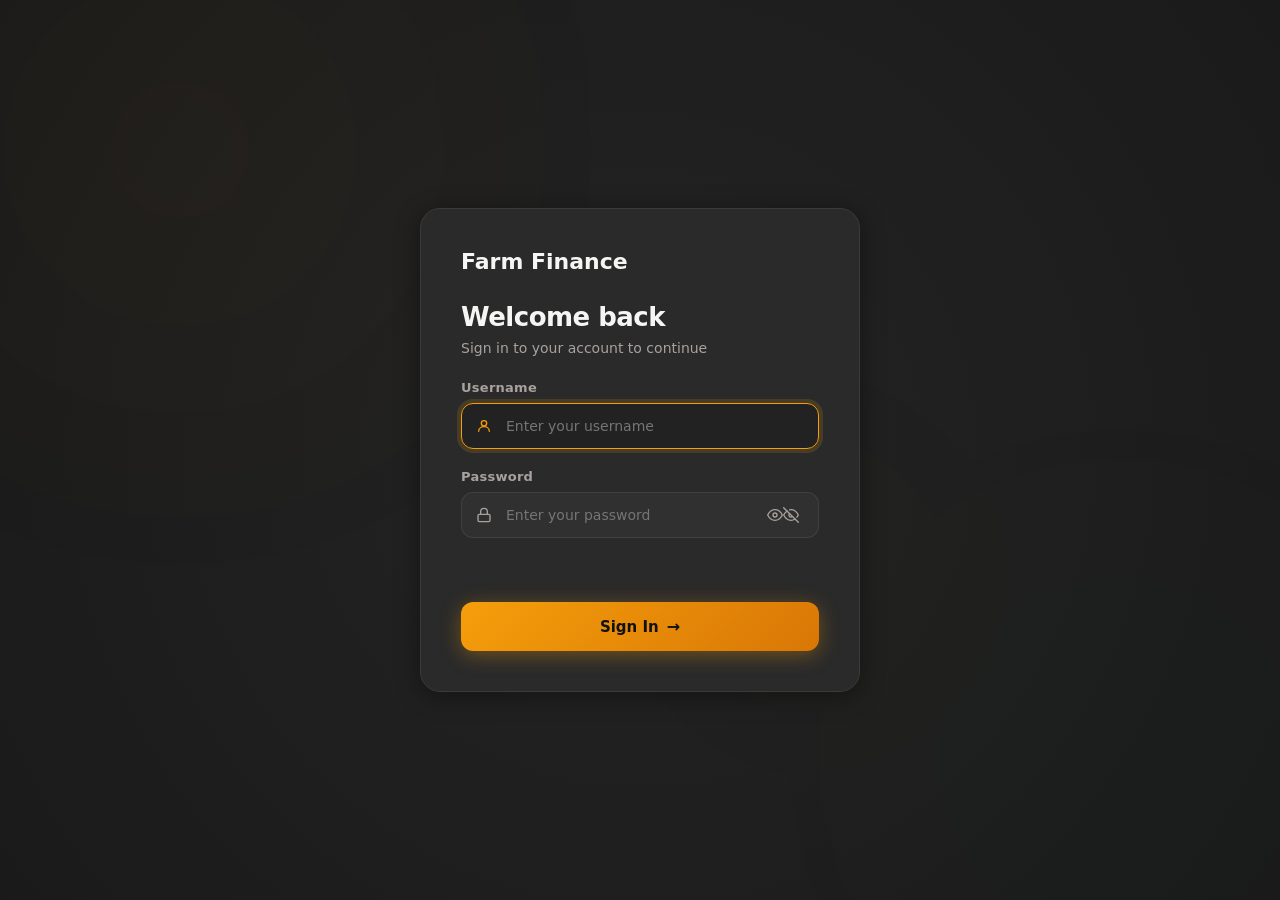
<file: index.html>
<!doctype html>
<html lang="en">
  <head>
    <meta charset="UTF-8" />
    <meta name="viewport" content="width=device-width, initial-scale=1.0" />
    <title>Finance Tracker</title>
    <!-- Session guard: redirect to login before any content renders -->
    <script>
      (function() {
        try {
          var s = JSON.parse(sessionStorage.getItem("financeTrackerAuth"));
          if (!s || !s.role) { window.location.replace("login.html"); }
        } catch(e) { window.location.replace("login.html"); }
      })();
    </script>
    <link rel="stylesheet" href="style.css" />
  </head>
  <body>

    <div class="bg-gradient"></div>
    <div class="skeleton" id="skeleton" aria-hidden="true">
      <div class="skeleton__block"></div>
      <div class="skeleton__block"></div>
      <div class="skeleton__block"></div>
    </div>

    <div class="app">
      <header class="app__header">
        <div>
          <p class="app__eyebrow">Personal Finance</p>
          <h1 class="app__title">Advanced Finance Tracker</h1>
          <p class="app__subtitle">
            Track income, expenses, and your balance with clarity.
          </p>
        </div>
        <div class="app__actions">
          <!-- User info bar -->
          <div class="user-info" id="userInfo">
            <span class="user-badge" id="userBadge"></span>
            <button class="btn btn--ghost" id="logoutBtn" type="button">Logout</button>
          </div>
          <button class="btn btn--ghost" id="themeToggleBtn" type="button">
            Light Mode
          </button>
          <div class="export-dropdown" id="exportDropdown">
            <button class="btn btn--accent" id="exportCsvBtn" type="button">
              Export ▾
            </button>
            <div class="export-menu" id="exportMenu" hidden>
              <button class="export-menu__item" id="exportTransactionsBtn" type="button">Transactions CSV</button>
              <button class="export-menu__item" id="exportSurplusBtn" type="button">Surplus &amp; Reinvestment CSV</button>
              <button class="export-menu__item" id="exportMonthlyBudgetBtn" type="button">Monthly Budget CSV</button>
              <button class="export-menu__item" id="exportAllocationsBtn" type="button">Budget Allocations CSV</button>
            </div>
          </div>
          <button class="btn btn--ghost" id="resetFiltersBtn" type="button">
            Reset Filters
          </button>
          <button class="btn btn--ghost tab-btn tab-btn--active" id="transactionsTabBtn" type="button" data-tab="transactions">
            Transactions
          </button>
          <button class="btn btn--ghost tab-btn" id="budgetTabBtn" type="button" data-tab="budget">
            Budget
          </button>
        </div>
      </header>

      <section class="summary">
        <div class="card summary__card" id="totalBalanceCard">
          <p class="summary__label">Total Balance</p>
          <h2 class="summary__value" id="totalBalance">$0.00</h2>
        </div>
        <div class="card summary__card">
          <p class="summary__label">Total Income</p>
          <h2 class="summary__value summary__value--income" id="totalIncome">
            $0.00
          </h2>
        </div>
        <div class="card summary__card">
          <p class="summary__label">Total Expenses</p>
          <h2 class="summary__value summary__value--expense" id="totalExpenses">
            $0.00
          </h2>
        </div>
      </section>

      <section class="card chart" id="cashFlowSection">
        <div class="transactions__header">
          <h3 class="section-title">Cash Flow Overview</h3>
          <p class="transactions__meta">Income vs Expense</p>
        </div>
        <canvas id="financeChart" width="800" height="260"></canvas>
      </section>

      <section class="grid">
        <div class="card form">
          <h3 class="section-title">Add Transaction</h3>
          <form id="transactionForm" class="form__grid" autocomplete="off">
            <label class="form__field">
              <span>Title</span>
              <input
                id="titleInput"
                type="text"
                placeholder="e.g., Freelance Payment"
                required
              />
              <small class="error" id="titleError"></small>
            </label>

            <label class="form__field">
              <span>Type</span>
              <select id="typeInput" required>
                <option value="expense">Expense</option>
                <option value="income">Income</option>
              </select>
              <small class="error" id="typeError"></small>
            </label>

            <label class="form__field">
              <span>Amount ($)</span>
              <input
                id="amountInput"
                type="number"
                min="0"
                step="0.01"
                placeholder="e.g., 1200"
                required
              />
              <small class="error" id="amountError"></small>
            </label>

            <label class="form__field">
              <span>Category</span>
              <select id="categoryInput" required>
                <option value="" disabled selected>Select category</option>
                <option>Salary</option>
                <option>Business</option>
                <option>Investments</option>
                <option>Housing</option>
                <option>Food</option>
                <option>Transport</option>
                <option>Health</option>
                <option>Entertainment</option>
                <option>Education</option>
                <option>Other</option>
              </select>
              <small class="error" id="categoryError"></small>
            </label>

            <label class="form__field">
              <span>Date</span>
              <input id="dateInput" type="date" required />
              <small class="error" id="dateError"></small>
            </label>

            <div class="form__actions">
              <button class="btn btn--primary" type="submit" id="submitBtn">
                Add Transaction
              </button>
              <button
                class="btn btn--ghost"
                type="button"
                id="cancelEditBtn"
                hidden
              >
                Cancel Edit
              </button>
            </div>
          </form>
        </div>

        <div class="card filters">
          <h3 class="section-title">Filters & Search</h3>
          <div class="filters__grid">
            <label class="form__field">
              <span>Year</span>
              <select id="filterYear">
                <option value="all">All years</option>
              </select>
            </label>

            <label class="form__field">
              <span>Month</span>
              <select id="filterMonth">
                <option value="all">All months</option>
                <option value="01">January</option>
                <option value="02">February</option>
                <option value="03">March</option>
                <option value="04">April</option>
                <option value="05">May</option>
                <option value="06">June</option>
                <option value="07">July</option>
                <option value="08">August</option>
                <option value="09">September</option>
                <option value="10">October</option>
                <option value="11">November</option>
                <option value="12">December</option>
              </select>
            </label>

            <label class="form__field">
              <span>Category</span>
              <select id="filterCategory">
                <option value="all">All categories</option>
                <option>Salary</option>
                <option>Business</option>
                <option>Investments</option>
                <option>Housing</option>
                <option>Food</option>
                <option>Transport</option>
                <option>Health</option>
                <option>Entertainment</option>
                <option>Education</option>
                <option>Other</option>
              </select>
            </label>

            <label class="form__field">
              <span>Type</span>
              <select id="filterType">
                <option value="all">All</option>
                <option value="income">Income</option>
                <option value="expense">Expense</option>
              </select>
            </label>

            <label class="form__field">
              <span>Start Date</span>
              <input id="filterStartDate" type="date" />
            </label>

            <label class="form__field">
              <span>End Date</span>
              <input id="filterEndDate" type="date" />
            </label>

            <label class="form__field form__field--full">
              <span>Search by title</span>
              <input
                id="searchInput"
                type="text"
                placeholder="Start typing..."
              />
            </label>
          </div>
        </div>
      </section>

      <section class="card transactions">
        <div class="transactions__header">
          <h3 class="section-title">Transactions</h3>
          <p class="transactions__meta" id="resultsCount">0 results</p>
        </div>

        <div class="transactions__list" id="transactionsList">
          <div class="transactions__empty">
            <div class="empty__icon">+</div>
            <p>No transactions yet. Add your first one to get started.</p>
            <button class="btn btn--accent empty-add-btn" type="button">
              Add First Transaction
            </button>
          </div>
        </div>
      </section>
    </div>

    <!-- ===== BUDGET PANEL ===== -->
    <div id="budgetPanel" class="budget-panel" hidden>

      <!-- Monthly Budgets overview -->
      <section class="card">
        <div class="budget-config-header">
          <h3 class="section-title" style="margin-bottom:0">Monthly Budgets</h3>
          <div style="display:flex;align-items:center;gap:8px">
            <label class="budget-period-label" for="monthlyBudgetsYearSelect">Year:</label>
            <select id="monthlyBudgetsYearSelect" class="budget-period-select"></select>
          </div>
        </div>
        <div id="monthlyBudgetsList" style="margin-top:12px"><!-- rendered by JS --></div>
      </section>

      <!-- Budget vs Actual chart (merged) -->
      <section class="card">
        <div class="budget-config-header">
          <div>
            <h3 class="section-title" style="margin-bottom:4px">Budget vs Actual</h3>
            <p class="transactions__meta">Monthly budget vs actual spend</p>
          </div>
          <div style="display:flex;align-items:center;gap:8px">
            <label class="budget-period-label" for="analyzerYearSelect">Year:</label>
            <select id="analyzerYearSelect" class="budget-period-select"></select>
          </div>
        </div>
        <canvas id="analyzerCanvas" height="260" style="width:100%;height:260px;display:block;margin-top:12px"></canvas>
      </section>

      <!-- Budget Configuration for selected period -->
      <section class="card budget-config">
        <div class="budget-config-header">
          <h3 class="section-title" style="margin-bottom:0">Budget Configuration</h3>
          <div style="display:flex;align-items:center;gap:12px;flex-wrap:wrap;">
            <label class="budget-period-label" for="budgetYearSelect">Year:</label>
            <select id="budgetYearSelect" class="budget-period-select"></select>
            <label class="budget-period-label" for="budgetMonthSelect">Month:</label>
            <select id="budgetMonthSelect" class="budget-period-select"></select>
          </div>
        </div>
        <form id="budgetForm" autocomplete="off" style="margin-top:16px">
          <label class="form__field" style="max-width:260px;margin-bottom:16px">
            <span>Overall Monthly Limit ($)</span>
            <input id="budgetOverallLimit" type="number" min="0" step="0.01" placeholder="0.00" />
          </label>
          <div class="budget-alloc-header">
            <h4 class="budget-cat-title" style="margin-bottom:0">Budget Allocations</h4>
            <button class="btn btn--ghost" type="button" id="addAllocationBtn" style="padding:6px 14px;font-size:13px">+ Add</button>
          </div>
          <div id="budgetCatGrid" style="margin-top:10px"><!-- rendered by JS --></div>
          <div class="form__actions" style="margin-top:16px">
            <button class="btn btn--primary" type="submit" id="saveBudgetBtn">Save Budget</button>
            <button class="btn btn--ghost" type="button" id="deleteBudgetBtn" style="color:var(--expense);border-color:var(--expense)">Delete Budget</button>
          </div>
        </form>
      </section>

      <!-- Surplus & Reinvestment table -->
      <section class="card" id="surplusSection">
        <div class="budget-config-header">
          <div>
            <h3 class="section-title" style="margin-bottom:4px">Surplus &amp; Reinvestment</h3>
            <p class="transactions__meta">Carry-forward per month — real time</p>
          </div>
          <div style="display:flex;align-items:center;gap:8px">
            <label class="budget-period-label" for="surplusYearSelect">Year:</label>
            <select id="surplusYearSelect" class="budget-period-select"></select>
          </div>
        </div>
        <div id="budgetSurplusContent" style="margin-top:12px"><!-- rendered by JS --></div>
      </section>

    </div>
    <!-- ===== END BUDGET PANEL ===== -->

    <!-- Allocation modal -->
    <div class="modal" id="allocModal" aria-hidden="true">
      <div class="modal__backdrop" data-close="true"></div>
      <div class="modal__content" role="dialog" aria-modal="true" aria-labelledby="allocModalTitle">
        <h3 class="section-title" id="allocModalTitle">Add Allocation</h3>
        <div class="form__grid" style="gap:14px;margin-bottom:20px">
          <label class="form__field">
            <span>Label</span>
            <input id="allocLabelInput" type="text" placeholder="e.g. Housing, Food, Transport" />
          </label>
          <label class="form__field">
            <span>Amount ($)</span>
            <input id="allocAmountInput" type="number" min="0" step="0.01" placeholder="0.00" />
          </label>
        </div>
        <div class="modal__actions">
          <button class="btn btn--ghost" id="allocModalCancelBtn" type="button">Cancel</button>
          <button class="btn btn--primary" id="allocModalSaveBtn" type="button">Save</button>
        </div>
      </div>
    </div>

    <div class="modal" id="confirmModal" aria-hidden="true">
      <div class="modal__backdrop" data-close="true"></div>
      <div
        class="modal__content"
        role="dialog"
        aria-modal="true"
        aria-labelledby="confirmTitle"
      >
        <h3 class="section-title" id="confirmTitle">Delete transaction?</h3>
        <p class="modal__text">This action cannot be undone.</p>
        <div class="modal__actions">
          <button class="btn btn--ghost" id="cancelDeleteBtn" type="button">
            Cancel
          </button>
          <button class="btn btn--danger" id="confirmDeleteBtn" type="button">
            Delete
          </button>
        </div>
      </div>
    </div>

    <div class="toast-container" id="toastContainer"></div>

    <script src="main.js"></script>
  </body>
</html>
</file>
<file: style.css>
:root {
  --bg: #1a1a1a;
  --bg-accent: #242424;
  --card: #2a2a2a;
  --card-strong: #323232;
  --card-summary: #2e2e2e;
  --text: #f5f5f4;
  --muted: #a8a29e;
  --border: #3a3a3a;
  --income: #22c55e;
  --expense: #f43f5e;
  --primary: #f59e0b;
  --shadow: 0 4px 24px rgba(0, 0, 0, 0.4);
  --radius: 14px;
  --font:
    "Space Grotesk", "Sora", "Poppins", system-ui, -apple-system, sans-serif;
}

* {
  box-sizing: border-box;
  margin: 0;
  padding: 0;
}

body {
  min-height: 100vh;
  font-family: var(--font);
  color: var(--text);
  background: var(--bg);
  padding: 32px;
}

.bg-gradient {
  display: none;
}

.app {
  max-width: 1100px;
  margin: 0 auto;
  display: grid;
  gap: 24px;
}

.app__header {
  display: flex;
  align-items: center;
  justify-content: space-between;
  gap: 24px;
}

.app__actions {
  display: flex;
  gap: 10px;
  flex-wrap: wrap;
}

.app__eyebrow {
  text-transform: uppercase;
  font-size: 12px;
  letter-spacing: 0.24em;
  color: var(--muted);
}

.app__title {
  font-size: clamp(28px, 4vw, 40px);
  margin-top: 6px;
}

.app__subtitle {
  margin-top: 8px;
  color: var(--muted);
}

.card {
  background: var(--card);
  border: 1px solid var(--border);
  border-radius: var(--radius);
  box-shadow: var(--shadow);
  padding: 20px;
  min-width: 0;
}

.summary {
  display: grid;
  gap: 16px;
  grid-template-columns: repeat(auto-fit, minmax(220px, 1fr));
}

.summary__card {
  background: var(--card-summary);
  border: 1px solid var(--border);
  border-radius: var(--radius);
  box-shadow: var(--shadow);
  padding: 20px;
  display: grid;
  gap: 8px;
}

.summary__label {
  color: var(--muted);
  font-size: 14px;
}

.summary__value {
  font-size: 28px;
}

.summary__value--income {
  color: var(--income);
}

.summary__value--expense {
  color: var(--expense);
}

.grid {
  display: grid;
  grid-template-columns: 1.1fr 0.9fr;
  gap: 20px;
}

.section-title {
  font-size: 18px;
  margin-bottom: 16px;
}

.form__grid,
.filters__grid {
  display: grid;
  gap: 14px;
}

.form__field {
  display: grid;
  gap: 8px;
  font-size: 14px;
  color: var(--muted);
}

.form__field span {
  color: var(--muted);
}

.form__field input,
.form__field select {
  width: 100%;
  padding: 12px 14px;
  border-radius: 10px;
  border: 1px solid var(--border);
  background: var(--card-strong);
  color: var(--text);
  font-size: 14px;
  transition:
    border-color 0.2s ease,
    transform 0.2s ease;
}

.form__field input:focus,
.form__field select:focus {
  outline: none;
  border-color: var(--primary);
  transform: translateY(-1px);
}

.form__field--full {
  grid-column: 1 / -1;
}

.btn {
  cursor: pointer;
  padding: 12px 18px;
  border-radius: 10px;
  border: none;
  font-weight: 600;
  font-family: var(--font);
  transition:
    transform 0.15s ease,
    box-shadow 0.15s ease;
}

.btn--primary {
  background: linear-gradient(135deg, #f59e0b, #d97706);
  color: #1a1a1a;
  box-shadow: 0 4px 16px rgba(245, 158, 11, 0.3);
}

.btn--ghost {
  background: transparent;
  border: 1px solid var(--border);
  color: var(--text);
}

.btn:hover {
  transform: translateY(-2px);
  box-shadow: 0 8px 20px rgba(0, 0, 0, 0.35);
}

.filters {
  display: grid;
  gap: 12px;
}

.transactions {
  display: grid;
  gap: 16px;
}

.transactions__header {
  display: flex;
  justify-content: space-between;
  align-items: center;
}

.transactions__meta {
  color: var(--muted);
  font-size: 14px;
}

.transactions__list {
  display: grid;
  gap: 12px;
}

.transactions__empty {
  text-align: center;
  color: var(--muted);
  padding: 30px 10px;
  border: 1px dashed #4a4a4a;
  border-radius: 12px;
}

.transaction {
  display: grid;
  grid-template-columns: 1fr auto;
  gap: 16px;
  padding: 14px 16px;
  border-radius: 10px;
  background: var(--card-strong);
  border: 1px solid var(--border);
  transition:
    transform 0.15s ease,
    background 0.15s ease;
}

.transaction:hover {
  transform: translateY(-2px);
  background: #3a3a3a;
}

.transaction__title {
  font-weight: 600;
}

.transaction__meta {
  display: flex;
  flex-wrap: wrap;
  gap: 8px;
  margin-top: 6px;
  color: var(--muted);
  font-size: 12px;
}

.badge {
  padding: 4px 10px;
  border-radius: 999px;
  font-size: 12px;
  background: rgba(245, 158, 11, 0.15);
  color: #fcd34d;
}

.amount {
  font-size: 16px;
  font-weight: 600;
  text-align: right;
}

.amount--income {
  color: var(--income);
}

.amount--expense {
  color: var(--expense);
}

.delete-btn {
  margin-top: 6px;
  background: transparent;
  border: none;
  color: var(--muted);
  font-size: 12px;
  cursor: pointer;
}

.delete-btn:hover {
  color: var(--expense);
}

.edit-btn {
  margin-top: 6px;
  background: transparent;
  border: none;
  color: var(--muted);
  font-size: 12px;
  cursor: pointer;
  margin-right: 8px;
}

.edit-btn:hover {
  color: var(--primary);
}

.form__actions {
  display: flex;
  gap: 10px;
  flex-wrap: wrap;
}

.btn--accent {
  background: linear-gradient(135deg, #d4af37, #f5d77a);
  color: #1a1a1a;
  box-shadow: 0 4px 16px rgba(212, 175, 55, 0.3);
}

.btn--danger {
  background: #ef4444;
  color: #fff;
}

.chart {
  display: grid;
  gap: 14px;
}

#financeChart,
#analyzerCanvas {
  width: 100%;
  max-width: 100%;
  height: 260px;
  background: var(--card-strong);
  border-radius: 10px;
  border: 1px solid var(--border);
  padding: 6px;
  box-sizing: border-box;
}

.transactions__empty {
  display: grid;
  gap: 12px;
  text-align: center;
  color: var(--muted);
  padding: 30px 10px;
  border: 1px dashed #4a4a4a;
  border-radius: 12px;
  justify-items: center;
}

.empty__icon {
  width: 54px;
  height: 54px;
  display: grid;
  place-items: center;
  border-radius: 50%;
  background: rgba(245, 158, 11, 0.15);
  color: var(--primary);
  font-size: 24px;
  font-weight: 700;
}

.month-group {
  display: grid;
  gap: 12px;
}

.month-title {
  font-size: 13px;
  text-transform: uppercase;
  letter-spacing: 0.12em;
  color: var(--muted);
}

.modal {
  position: fixed;
  inset: 0;
  display: none;
  align-items: center;
  justify-content: center;
  z-index: 50;
}

.modal.is-open {
  display: flex;
}

.modal__backdrop {
  position: absolute;
  inset: 0;
  background: rgba(0, 0, 0, 0.6);
}

.modal__content {
  position: relative;
  background: var(--card);
  border: 1px solid var(--border);
  border-radius: var(--radius);
  padding: 24px;
  width: min(90vw, 360px);
  box-shadow: var(--shadow);
  z-index: 1;
}

.modal__text {
  color: var(--muted);
  font-size: 14px;
  margin-bottom: 16px;
}

.modal__actions {
  display: flex;
  justify-content: flex-end;
  gap: 10px;
}

.toast-container {
  position: fixed;
  bottom: 24px;
  right: 24px;
  display: grid;
  gap: 10px;
  z-index: 60;
}

.toast {
  background: #2a2a2a;
  border: 1px solid var(--border);
  padding: 12px 16px;
  border-radius: 10px;
  color: var(--text);
  font-size: 14px;
  box-shadow: var(--shadow);
  animation: toast-in 0.2s ease;
}

.toast--error {
  border-color: rgba(239, 68, 68, 0.6);
}

.error {
  min-height: 16px;
  color: #f97316;
  font-size: 12px;
}

.is-invalid {
  border-color: rgba(249, 115, 22, 0.7) !important;
}

.skeleton {
  position: fixed;
  inset: 0;
  background: #1a1a1a;
  display: grid;
  gap: 16px;
  padding: 40px;
  z-index: 80;
}

.skeleton.is-hidden {
  display: none;
}

.skeleton__block {
  height: 80px;
  border-radius: 10px;
  background: linear-gradient(
    90deg,
    #2a2a2a,
    #3a3a3a,
    #2a2a2a
  );
  background-size: 200% 100%;
  animation: shimmer 1.2s infinite;
}

@keyframes shimmer {
  0% {
    background-position: 200% 0;
  }
  100% {
    background-position: -200% 0;
  }
}

@keyframes toast-in {
  from {
    transform: translateY(8px);
    opacity: 0;
  }
  to {
    transform: translateY(0);
    opacity: 1;
  }
}

body.theme-light {
  --bg: #f5f5f4;
  --bg-accent: #e7e5e4;
  --card: #ffffff;
  --card-strong: #f0efee;
  --card-summary: #ffffff;
  --text: #1c1917;
  --muted: #57534e;
  --border: #d6d3d1;
  --primary: #b45309;
  --shadow: 0 4px 16px rgba(0, 0, 0, 0.08);
}

body.theme-light .bg-gradient {
  display: none;
}

body.theme-light .summary__card {
  background: var(--card-summary);
  border-color: var(--border);
}

body.theme-light .transaction {
  background: var(--card-strong);
}

body.theme-light .transaction:hover {
  background: #e7e5e4;
}

body.theme-light .skeleton {
  background: var(--bg);
}

body.theme-light .skeleton__block {
  background: linear-gradient(
    90deg,
    #e7e5e4,
    #d6d3d1,
    #e7e5e4
  );
  background-size: 200% 100%;
}

@media (max-width: 900px) {
  body {
    padding: 24px;
  }

  .app__header {
    flex-direction: column;
    align-items: flex-start;
  }

  .grid {
    grid-template-columns: 1fr;
  }
}

@media (max-width: 600px) {
  body {
    padding: 18px;
  }

  .transaction {
    grid-template-columns: 1fr;
  }

  .amount {
    text-align: left;
  }
}

/* ===== BUDGET MODULE ===== */

/* Tab buttons */
.tab-btn--active {
  border-color: var(--primary);
  color: var(--primary);
}

/* Budget panel layout */
.budget-panel {
  display: grid;
  gap: 24px;
}

/* Period selector bar */
.budget-period-bar {
  display: flex;
  align-items: center;
  gap: 16px;
  padding: 14px 20px;
}

.budget-period-label {
  font-size: 14px;
  color: var(--muted);
  white-space: nowrap;
}

.budget-period-select {
  padding: 10px 14px;
  border-radius: 10px;
  border: 1px solid var(--border);
  background: var(--card-strong);
  color: var(--text);
  font-size: 14px;
  font-family: var(--font);
  min-width: 160px;
}

.budget-period-select:focus {
  outline: none;
  border-color: var(--primary);
}

/* Analyzer grid */
.analyzer-grid {
  display: grid;
  grid-template-columns: repeat(auto-fit, minmax(200px, 1fr));
  gap: 16px;
}

.analyzer-card {
  background: var(--card-strong);
  border: 1px solid var(--border);
  border-radius: 10px;
  padding: 16px;
  display: grid;
  gap: 6px;
}

.analyzer-card__label {
  font-size: 12px;
  color: var(--muted);
  text-transform: uppercase;
  letter-spacing: 0.1em;
}

.analyzer-card__value {
  font-size: 22px;
  font-weight: 700;
}

.analyzer-card__mom {
  font-size: 13px;
  color: var(--muted);
}

.analyzer-card__prev {
  font-size: 13px;
  color: var(--muted);
}

/* Plan grid */
.plan-grid {
  display: grid;
  grid-template-columns: repeat(auto-fit, minmax(220px, 1fr));
  gap: 16px;
}

.plan-card {
  background: var(--card-strong);
  border: 1px solid var(--border);
  border-radius: 10px;
  padding: 16px;
  display: grid;
  gap: 6px;
}

.plan-card__label {
  font-size: 12px;
  color: var(--muted);
  text-transform: uppercase;
  letter-spacing: 0.1em;
}

.plan-card__row {
  display: flex;
  justify-content: space-between;
  font-size: 14px;
}

.plan-card__variance {
  font-size: 16px;
  font-weight: 700;
}

/* Budget config form */
.budget-form-grid {
  display: grid;
  grid-template-columns: repeat(auto-fit, minmax(200px, 1fr));
  gap: 14px;
  margin-bottom: 20px;
}

.budget-cat-title {
  font-size: 14px;
  color: var(--muted);
  margin-bottom: 12px;
  font-weight: 600;
}

.budget-cat-grid {
  display: grid;
  grid-template-columns: repeat(auto-fit, minmax(180px, 1fr));
  gap: 12px;
}

/* Budget tracking */
.budget-overall-bar {
  margin-bottom: 20px;
  padding-bottom: 16px;
  border-bottom: 1px solid var(--border);
}

.budget-progress-label {
  display: flex;
  justify-content: space-between;
  font-size: 14px;
  margin-bottom: 6px;
}

.budget-progress-label span:last-child {
  color: var(--muted);
  font-size: 13px;
}

.budget-progress-track {
  height: 10px;
  background: var(--card-strong);
  border-radius: 999px;
  overflow: hidden;
  border: 1px solid var(--border);
}

.budget-progress-fill {
  height: 100%;
  border-radius: 999px;
  transition: width 0.3s ease;
  background: var(--income);
}

.budget-progress-fill--over {
  background: var(--expense);
}

.budget-cat-rows {
  display: grid;
  gap: 14px;
}

.budget-cat-row {
  display: grid;
  gap: 6px;
}

.budget-cat-row__header {
  display: flex;
  justify-content: space-between;
  font-size: 13px;
}

.budget-cat-row__name {
  font-weight: 600;
}

.budget-cat-row__amounts {
  color: var(--muted);
}

/* Surplus & Reinvestment */
.surplus-grid {
  display: grid;
  grid-template-columns: repeat(auto-fit, minmax(200px, 1fr));
  gap: 16px;
}

.surplus-card {
  background: var(--card-strong);
  border: 1px solid var(--border);
  border-radius: 10px;
  padding: 16px;
  display: grid;
  gap: 6px;
}

.surplus-card__label {
  font-size: 12px;
  color: var(--muted);
  text-transform: uppercase;
  letter-spacing: 0.1em;
}

.surplus-card__value {
  font-size: 22px;
  font-weight: 700;
}

.surplus-card__sub {
  font-size: 12px;
  color: var(--muted);
}

.surplus-card--reinvest {
  border-color: var(--primary);
  background: rgba(245, 158, 11, 0.07);
}

.surplus-card--reinvest .surplus-card__label {
  color: var(--primary);
}

.surplus-card--muted .surplus-card__value {
  color: var(--muted);
}

/* Color utilities */
.color--income { color: var(--income); }
.color--expense { color: var(--expense); }
.color--muted { color: var(--muted); }

/* Transactions tab sections (hide when budget tab active) */
.app[data-tab="budget"] .summary,
.app[data-tab="budget"] .chart,
.app[data-tab="budget"] .grid,
.app[data-tab="budget"] .transactions {
  display: none;
}

.app[data-tab="transactions"] #budgetPanel {
  display: none;
}

/* Export dropdown */
.export-dropdown {
  position: relative;
}

.export-menu {
  position: absolute;
  top: calc(100% + 6px);
  right: 0;
  background: var(--card);
  border: 1px solid var(--border);
  border-radius: 10px;
  box-shadow: var(--shadow);
  min-width: 220px;
  z-index: 40;
  overflow: hidden;
}

.export-menu__item {
  display: block;
  width: 100%;
  padding: 11px 16px;
  background: transparent;
  border: none;
  color: var(--text);
  font-size: 14px;
  font-family: var(--font);
  text-align: left;
  cursor: pointer;
  transition: background 0.15s;
}

.export-menu__item:hover {
  background: var(--card-strong);
}

/* Allocation list (read mode) */
.alloc-list {
  display: grid;
  gap: 8px;
  margin-bottom: 12px;
}

.alloc-item {
  display: flex;
  align-items: center;
  justify-content: space-between;
  gap: 12px;
  padding: 10px 14px;
  background: var(--card-strong);
  border: 1px solid var(--border);
  border-radius: 10px;
  flex-wrap: wrap;
}

.alloc-item__info {
  display: flex;
  align-items: center;
  gap: 16px;
  flex: 1;
}

.alloc-item__label {
  font-weight: 600;
  font-size: 14px;
}

.alloc-item__amount {
  color: var(--primary);
  font-weight: 600;
  font-size: 14px;
}

.alloc-item__actions {
  display: flex;
  gap: 8px;
}

.alloc-summary {
  display: flex;
  justify-content: space-between;
  flex-wrap: wrap;
  gap: 8px;
  font-size: 13px;
  color: var(--muted);
  padding-top: 10px;
  border-top: 1px solid var(--border);
  margin-top: 4px;
}
.budget-config-header {
  display: flex;
  align-items: center;
  justify-content: space-between;
  flex-wrap: wrap;
  gap: 12px;
  margin-bottom: 4px;
}

.budget-alloc-header {
  display: flex;
  align-items: center;
  justify-content: space-between;
  margin-bottom: 4px;
}

/* Allocation rows */
.allocation-row {
  display: grid;
  grid-template-columns: 1fr 1fr auto;
  gap: 10px;
  align-items: center;
  margin-bottom: 8px;
}

.allocation-row input {
  padding: 10px 12px;
  border-radius: 10px;
  border: 1px solid var(--border);
  background: var(--card-strong);
  color: var(--text);
  font-size: 14px;
  font-family: var(--font);
}

.allocation-row input:focus {
  outline: none;
  border-color: var(--primary);
}

.alloc-remove-btn {
  background: transparent;
  border: 1px solid var(--border);
  color: var(--muted);
  border-radius: 8px;
  width: 32px;
  height: 32px;
  cursor: pointer;
  font-size: 13px;
  display: grid;
  place-items: center;
  transition: color 0.15s, border-color 0.15s;
}

.alloc-remove-btn:hover {
  color: var(--expense);
  border-color: var(--expense);
}

/* Monthly budgets list */
.monthly-budget-row {
  padding: 12px 0;
  border-bottom: 1px solid var(--border);
}

.monthly-budget-row:last-child {
  border-bottom: none;
}

.monthly-budget-row__info {
  display: flex;
  justify-content: space-between;
  align-items: center;
  flex-wrap: wrap;
  gap: 8px;
  font-size: 14px;
}

.monthly-budget-row__period {
  font-weight: 600;
}

.monthly-budget-row__amounts {
  color: var(--muted);
  font-size: 13px;
}

/* Surplus table */
.surplus-table-wrap {
  overflow-x: auto;
}

.surplus-table {
  width: 100%;
  border-collapse: collapse;
  font-size: 14px;
}

.surplus-table th {
  text-align: left;
  padding: 8px 12px;
  color: var(--muted);
  font-size: 12px;
  text-transform: uppercase;
  letter-spacing: 0.08em;
  border-bottom: 1px solid var(--border);
}

.surplus-table td {
  padding: 10px 12px;
  border-bottom: 1px solid var(--border);
}

.surplus-table tr:last-child td {
  border-bottom: none;
}

.surplus-table tr:hover td {
  background: var(--card-strong);
}

/* ===== END BUDGET MODULE ===== */


/* ===== LOGIN PAGE ===== */

body.login-page {
  min-height: 100vh;
  padding: 0;
  background: radial-gradient(circle at center, var(--bg-accent) 0%, var(--bg) 100%);
  overflow-x: hidden;
}

/* ── Animated background orbs ── */
.lp-bg {
  position: fixed;
  inset: 0;
  pointer-events: none;
  z-index: 0;
  overflow: hidden;
}

.lp-orb {
  position: absolute;
  border-radius: 50%;
  filter: blur(140px);
  opacity: 0.35;
  animation: lp-drift 16s ease-in-out infinite alternate;
}

.lp-orb--1 {
  width: 600px;
  height: 600px;
  background: radial-gradient(circle, rgba(245, 158, 11, 0.22) 0%, transparent 70%);
  top: -150px;
  left: -120px;
  animation-duration: 18s;
}

.lp-orb--2 {
  width: 480px;
  height: 480px;
  background: radial-gradient(circle, rgba(34, 197, 94, 0.16) 0%, transparent 70%);
  bottom: -100px;
  right: -80px;
  animation-duration: 12s;
  animation-delay: -4s;
}

.lp-orb--3 {
  width: 340px;
  height: 340px;
  background: radial-gradient(circle, rgba(251, 191, 36, 0.12) 0%, transparent 70%);
  top: 45%;
  left: 50%;
  animation-duration: 20s;
  animation-delay: -8s;
}

@keyframes lp-drift {
  from { transform: translate(0, 0) scale(1); }
  to   { transform: translate(40px, 30px) scale(1.1); }
}

/* ── Two-column wrapper ── */
.lp-wrap {
  position: relative;
  z-index: 1;
  min-height: 100vh;
  display: flex;
  align-items: center;
  justify-content: center;
  padding: 24px;
}

/* ── Centered card ── */
.lp-form-panel {
  width: 100%;
  max-width: 440px;
  padding: 40px;
  background: var(--card);
  border: 1px solid var(--border);
  border-radius: 20px;
  box-shadow: var(--shadow);
  backdrop-filter: blur(20px);
  -webkit-backdrop-filter: blur(20px);
}

.lp-form-wrap {
  display: grid;
  gap: 24px;
}

/* ── Brand Logo ── */
.lp-brand-logo {
  display: flex;
  align-items: center;
  gap: 12px;
  margin-bottom: 4px;
}

.lp-brand-logo__icon {
  width: 46px;
  height: 46px;
  display: grid;
  place-items: center;
  border-radius: 12px;
  background: rgba(245, 158, 11, 0.12);
  border: 1px solid rgba(245, 158, 11, 0.35);
  color: var(--primary);
  font-size: 24px;
  font-weight: 700;
  box-shadow: 0 4px 16px rgba(245, 158, 11, 0.2);
}

.lp-brand-logo__name {
  font-size: 22px;
  font-weight: 700;
}

/* Form header */
.lp-form-header {
  display: grid;
  gap: 8px;
}

.lp-form-title {
  font-size: 26px;
  font-weight: 700;
  letter-spacing: -0.02em;
}

.lp-form-sub {
  font-size: 14px;
  color: var(--muted);
}

/* Form fields */
.lp-form {
  display: grid;
  gap: 20px;
}

.lp-field {
  display: grid;
  gap: 8px;
}

.lp-field__label {
  font-size: 13px;
  font-weight: 600;
  color: var(--muted);
  letter-spacing: 0.02em;
}

.lp-field__wrap {
  position: relative;
  display: flex;
  align-items: center;
}

.lp-field__icon {
  position: absolute;
  left: 15px;
  color: var(--muted);
  display: flex;
  align-items: center;
  pointer-events: none;
  transition: color 0.25s ease;
}

.lp-field__input {
  width: 100%;
  padding: 14px 14px 14px 44px;
  border-radius: 12px;
  border: 1px solid rgba(255, 255, 255, 0.08);
  background: rgba(255, 255, 255, 0.03);
  color: var(--text);
  font-size: 14px;
  font-family: var(--font);
  transition: border-color 0.25s ease, box-shadow 0.25s ease, background 0.25s ease;
}

.lp-field__input:hover {
  background: rgba(255, 255, 255, 0.05);
  border-color: rgba(255, 255, 255, 0.15);
}

.lp-field__input:focus {
  outline: none;
  border-color: var(--primary);
  background: rgba(0, 0, 0, 0.2);
  box-shadow: 0 0 0 4px rgba(245, 158, 11, 0.15);
}

.lp-field__input:focus ~ .lp-field__icon,
.lp-field__wrap:focus-within .lp-field__icon {
  color: var(--primary);
}

/* Password field: extra right padding for toggle */
.lp-field__input[type="password"],
.lp-field__input[type="text"] {
  padding-right: 48px;
}

.lp-pw-toggle {
  position: absolute;
  right: 14px;
  background: transparent;
  border: none;
  cursor: pointer;
  color: var(--muted);
  display: flex;
  align-items: center;
  padding: 6px;
  border-radius: 8px;
  transition: color 0.15s ease, background 0.15s ease;
}

.lp-pw-toggle:hover {
  color: var(--text);
  background: rgba(255, 255, 255, 0.08);
}

/* Error message */
.lp-error {
  min-height: 20px;
  font-size: 13px;
  color: var(--expense);
  display: flex;
  align-items: center;
  gap: 6px;
}

.lp-error:not(:empty)::before {
  content: "⚠";
  font-size: 12px;
}

/* Submit button */
.lp-submit {
  display: flex;
  align-items: center;
  justify-content: center;
  gap: 8px;
  width: 100%;
  padding: 15px 20px;
  border-radius: 12px;
  border: none;
  background: linear-gradient(135deg, #f59e0b, #d97706);
  color: #111;
  font-size: 15px;
  font-weight: 700;
  font-family: var(--font);
  cursor: pointer;
  box-shadow: 0 4px 20px rgba(245, 158, 11, 0.35);
  transition: transform 0.2s cubic-bezier(0.34, 1.56, 0.64, 1), box-shadow 0.2s ease, filter 0.2s ease;
  margin-top: 4px;
}

.lp-submit:hover:not(:disabled) {
  transform: translateY(-2px);
  box-shadow: 0 8px 28px rgba(245, 158, 11, 0.45);
  filter: brightness(1.05);
}

.lp-submit:active:not(:disabled) {
  transform: translateY(1px);
}

.lp-submit:disabled {
  opacity: 0.65;
  cursor: not-allowed;
}

.lp-submit__arrow {
  font-size: 16px;
  transition: transform 0.2s ease;
}

.lp-submit:hover:not(:disabled) .lp-submit__arrow {
  transform: translateX(4px);
}

/* Shake animation on error */
@keyframes lp-shake {
  0%, 100% { transform: translateX(0); }
  20%       { transform: translateX(-6px); }
  40%       { transform: translateX(6px); }
  60%       { transform: translateX(-4px); }
  80%       { transform: translateX(4px); }
}

.lp-form--shake {
  animation: lp-shake 0.45s ease;
}

/* Entrance fade-in-up animations */
@keyframes lp-fade-in-up {
  from {
    opacity: 0;
    transform: translateY(20px);
  }
  to {
    opacity: 1;
    transform: translateY(0);
  }
}

.lp-form-header,
.lp-form {
  animation: lp-fade-in-up 0.6s cubic-bezier(0.16, 1, 0.3, 1) both;
}

.lp-form-header { animation-delay: 0.05s; }
.lp-form { animation-delay: 0.15s; }

/* Responsive adjustments */
@media (max-width: 480px) {
  .lp-form-panel {
    padding: 30px 20px;
  }
}


/* ===== USER INFO BAR (app header) ===== */

.user-info {
  display: flex;
  align-items: center;
  gap: 8px;
}

.user-badge {
  padding: 6px 12px;
  border-radius: 999px;
  font-size: 13px;
  font-weight: 600;
  border: 1px solid var(--border);
}

.user-badge--admin {
  background: rgba(245, 158, 11, 0.12);
  color: var(--primary);
  border-color: rgba(245, 158, 11, 0.4);
}

.user-badge--farmer {
  background: rgba(34, 197, 94, 0.12);
  color: var(--income);
  border-color: rgba(34, 197, 94, 0.4);
}

/* ===== ROLE-BASED VISIBILITY ===== */

/* Farmer: hide edit/delete buttons on transactions (rendered dynamically — handled in JS) */
body[data-role="farmer"] .edit-btn,
body[data-role="farmer"] .delete-btn {
  display: none;
}

/* Farmer: hide delete budget button */
body[data-role="farmer"] #deleteBudgetBtn {
  display: none;
}

/* Farmer: hide surplus & reinvestment section */
body[data-role="farmer"] #surplusSection {
  display: none;
}

/* Farmer: hide total balance, cash flow chart, and surplus export button */
body[data-role="farmer"] #totalBalanceCard,
body[data-role="farmer"] #cashFlowSection,
body[data-role="farmer"] #exportSurplusBtn {
  display: none;
}



body[data-role="admin"] .card.form .section-title {
  color: var(--primary);
}

/* ===== END LOGIN / ROLE STYLES ===== */
</file>
